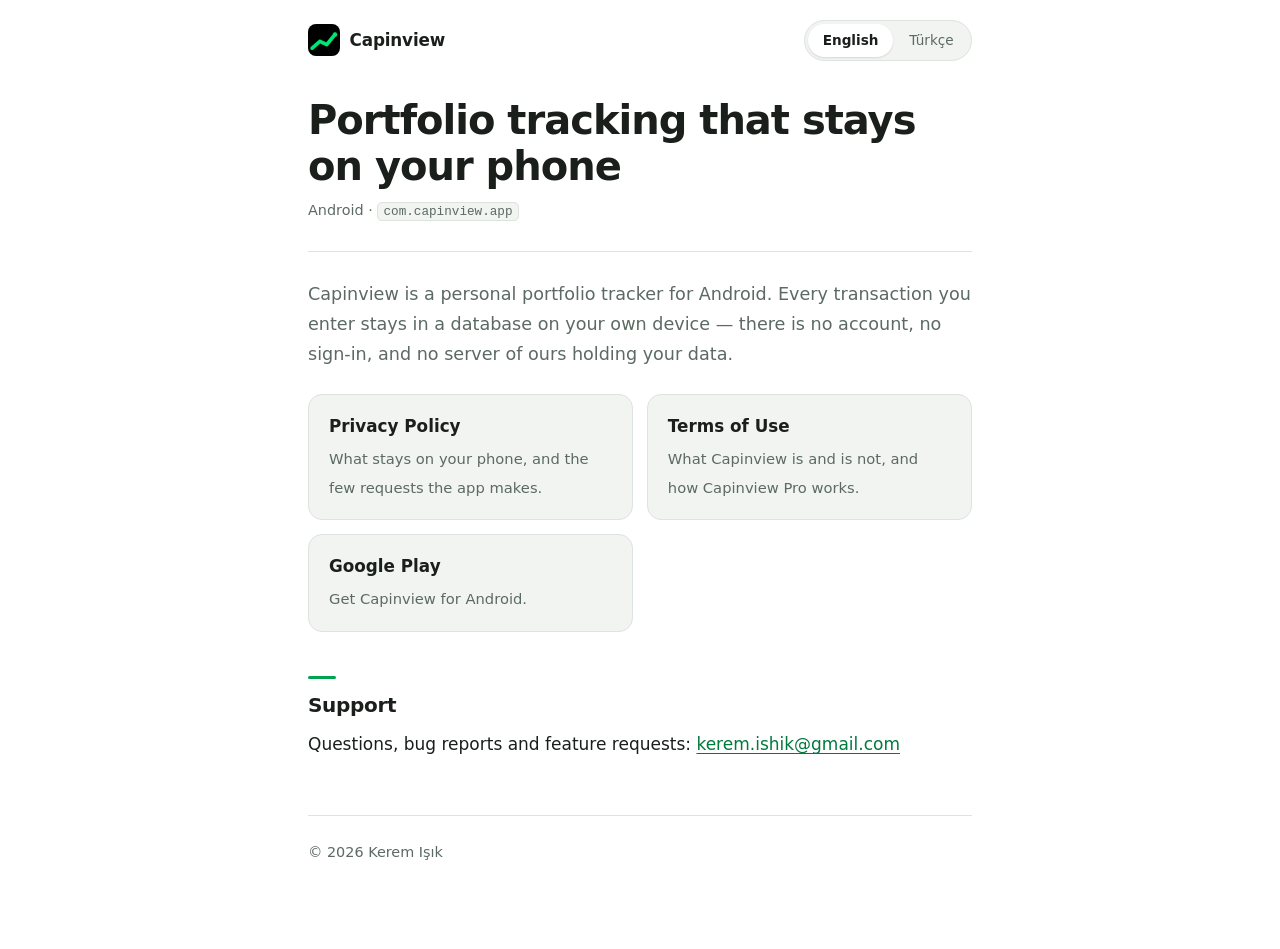
<file: index.html>
<!doctype html>
<html lang="en">
<head>
<meta charset="utf-8">
<meta name="viewport" content="width=device-width, initial-scale=1">
<title>Capinview</title>
<link rel="stylesheet" href="site.css">
<link rel="icon" type="image/png" href="assets/favicon.png">
<meta name="theme-color" content="#0c0f11" media="(prefers-color-scheme: dark)">
<meta name="theme-color" content="#ffffff" media="(prefers-color-scheme: light)">
</head>
<body data-active="en">
<main>
<header>
  <a class="brand" href="./"><img src="assets/icon.png" alt="" width="32" height="32">Capinview</a>
  <h1 data-lang="en">Portfolio tracking that stays on your phone</h1>
  <h1 data-lang="tr">Telefonunuzdan çıkmayan portföy takibi</h1>
  <p class="meta" data-lang="en">Android · <code>com.capinview.app</code></p>
  <p class="meta" data-lang="tr">Android · <code>com.capinview.app</code></p>
  <div class="switch">
    <button type="button" data-set="en" aria-pressed="true">English</button>
    <button type="button" data-set="tr" aria-pressed="false">Türkçe</button>
  </div>
</header>

<div data-lang="en">
  <p class="lead">Capinview is a personal portfolio tracker for Android. Every transaction you enter
  stays in a database on your own device — there is no account, no sign-in, and no server of ours
  holding your data.</p>
  <div class="cards">
    <a class="card" href="privacy/"><strong>Privacy Policy</strong><span>What stays on your phone, and the few requests the app makes.</span></a>
    <a class="card" href="terms/"><strong>Terms of Use</strong><span>What Capinview is and is not, and how Capinview Pro works.</span></a>
    <a class="card" href="https://play.google.com/store/apps/details?id=com.capinview.app"><strong>Google Play</strong><span>Get Capinview for Android.</span></a>
  </div>
  <h2>Support</h2>
  <p>Questions, bug reports and feature requests:
  <a href="mailto:kerem.ishik@gmail.com">kerem.ishik@gmail.com</a></p>
</div>

<div data-lang="tr">
  <p class="lead">Capinview, Android için kişisel bir portföy takip uygulamasıdır. Girdiğiniz her işlem
  kendi cihazınızdaki bir veritabanında kalır — hesap yok, oturum açma yok ve verilerinizi tutan bir
  sunucumuz yok.</p>
  <div class="cards">
    <a class="card" href="privacy/"><strong>Gizlilik Politikası</strong><span>Telefonunuzda neyin kaldığı ve uygulamanın yaptığı birkaç istek.</span></a>
    <a class="card" href="terms/"><strong>Kullanım Koşulları</strong><span>Capinview'ın ne olduğu, ne olmadığı ve Capinview Pro'nun işleyişi.</span></a>
    <a class="card" href="https://play.google.com/store/apps/details?id=com.capinview.app"><strong>Google Play</strong><span>Capinview'ı Android için indirin.</span></a>
  </div>
  <h2>Destek</h2>
  <p>Soru, hata bildirimi ve özellik önerileri:
  <a href="mailto:kerem.ishik@gmail.com">kerem.ishik@gmail.com</a></p>
</div>

<footer>
  <p>© 2026 Kerem Işık</p>
</footer>
</main>

<script>
  var body = document.body;
  var buttons = document.querySelectorAll('.switch button');
  function setLang(lang) {
    body.setAttribute('data-active', lang);
    document.documentElement.lang = lang;
    buttons.forEach(function (b) {
      b.setAttribute('aria-pressed', String(b.dataset.set === lang));
    });
    try { localStorage.setItem('capinview-legal-lang', lang); } catch (e) {}
  }
  buttons.forEach(function (b) {
    b.addEventListener('click', function () { setLang(b.dataset.set); });
  });
  var stored = null;
  try { stored = localStorage.getItem('capinview-legal-lang'); } catch (e) {}
  setLang(stored || ((navigator.language || 'en').toLowerCase().indexOf('tr') === 0 ? 'tr' : 'en'));
</script>
</body>
</html>
</file>
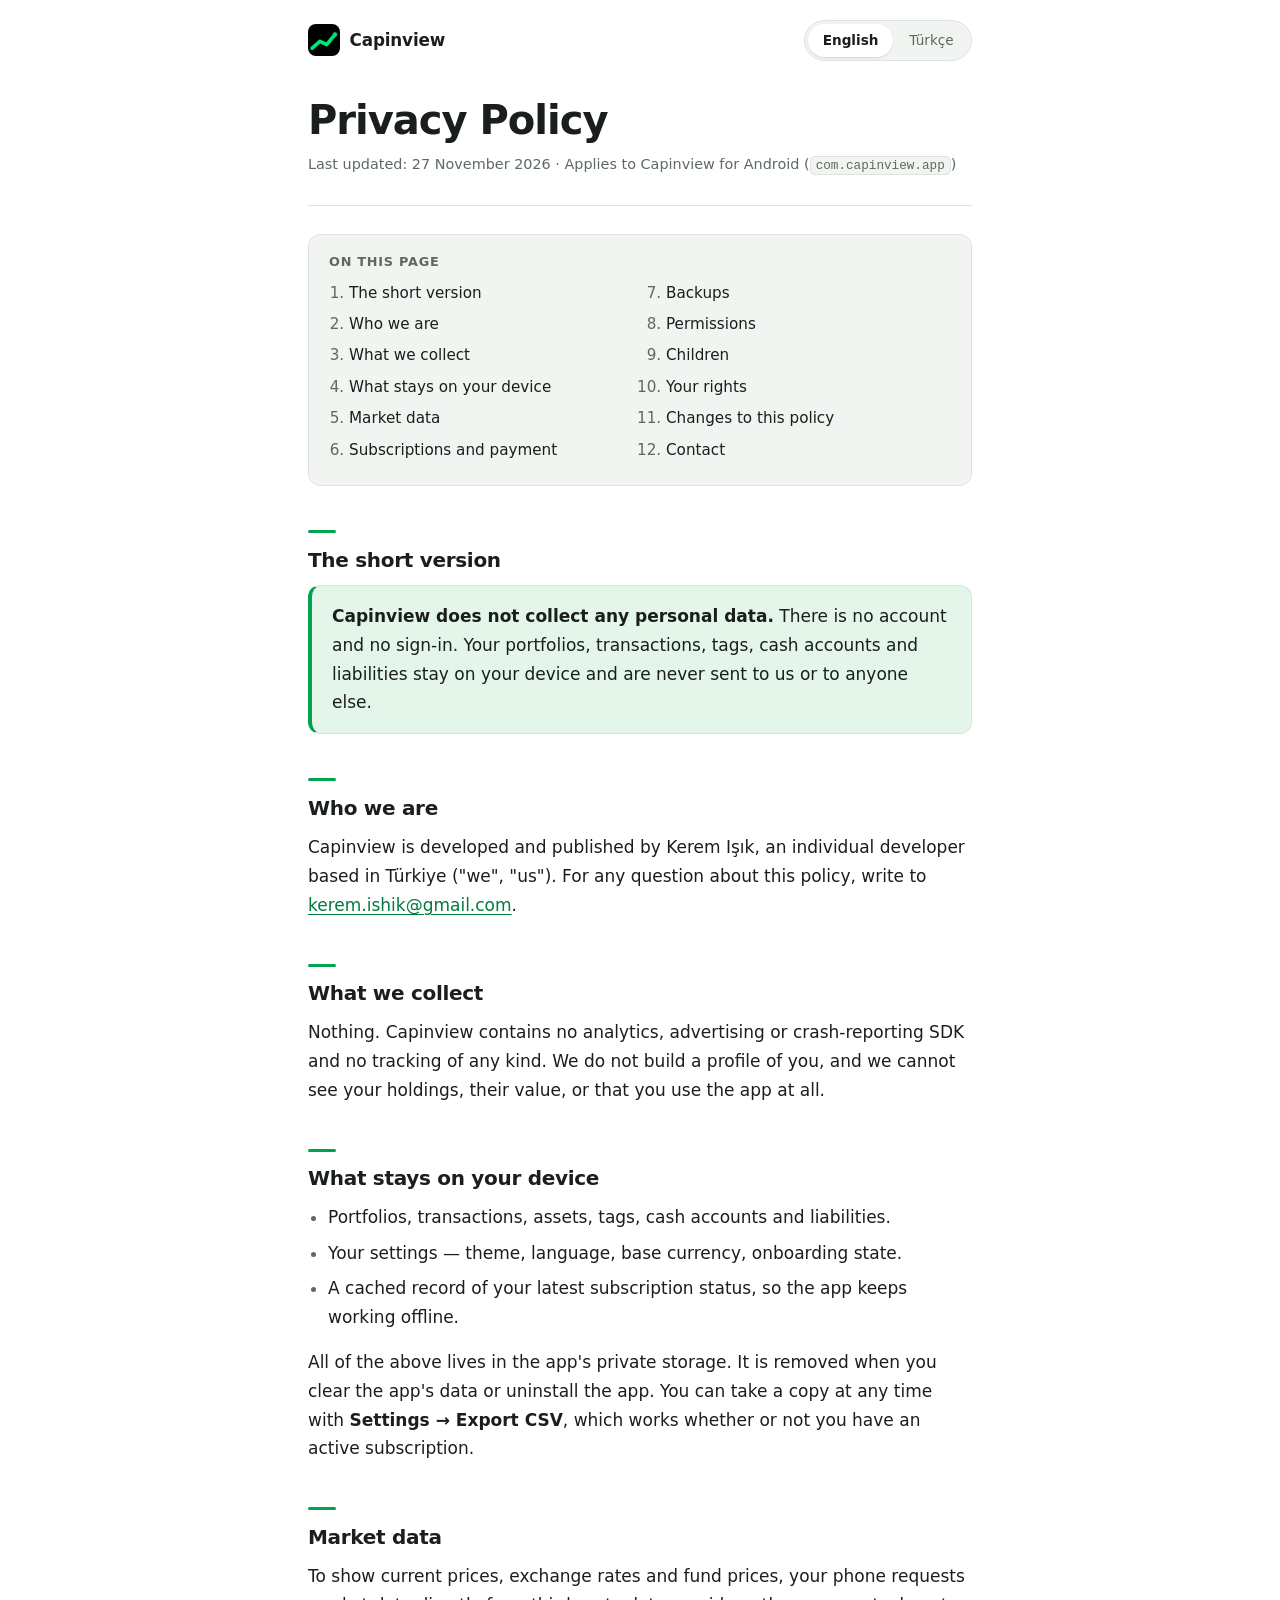
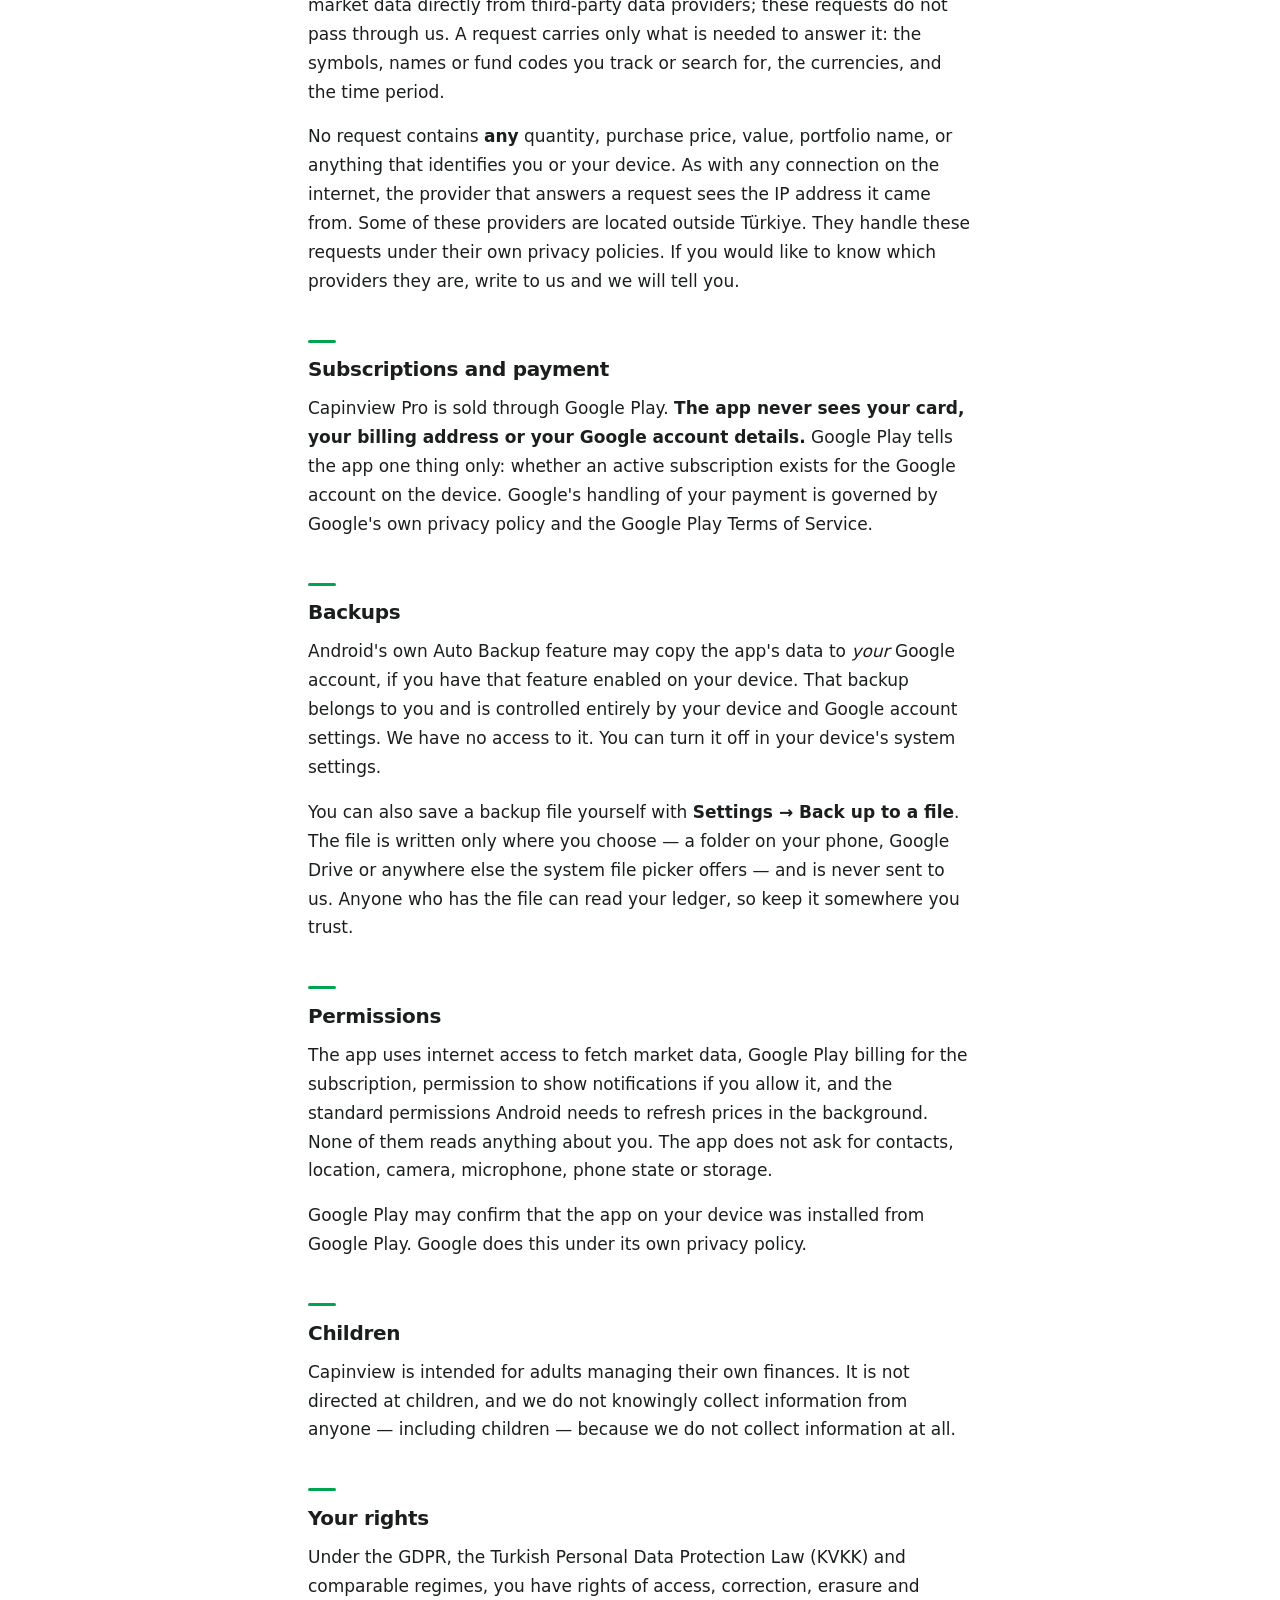
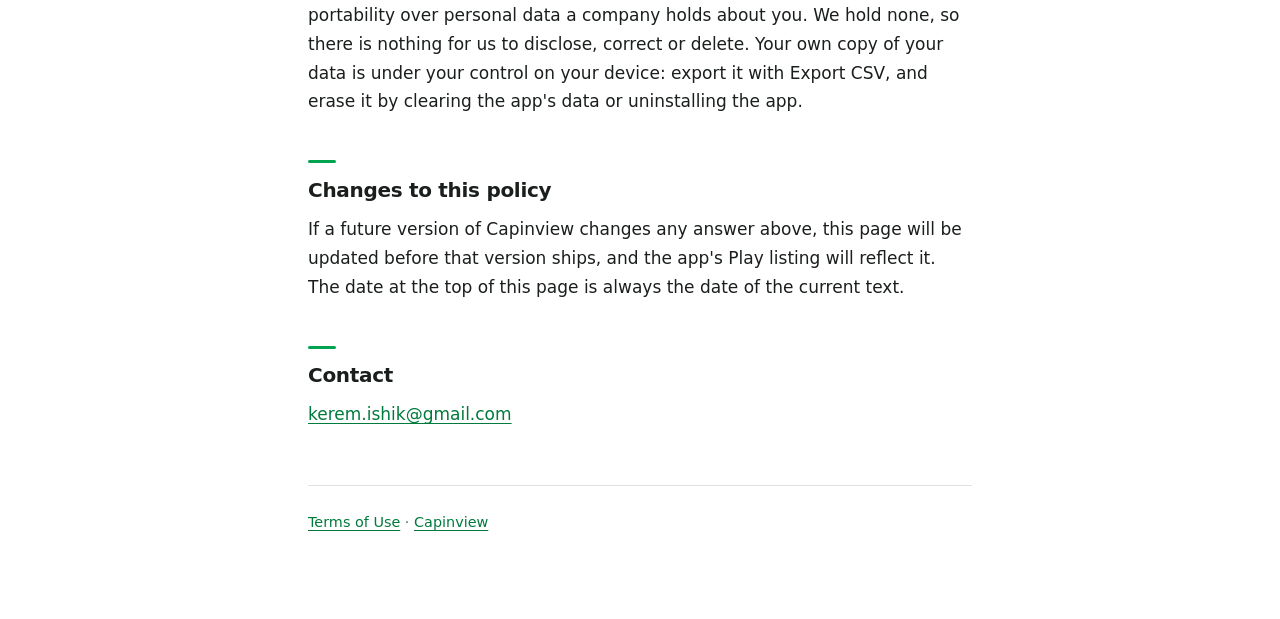
<file: privacy/index.html>
<!doctype html>
<html lang="en">
<head>
<meta charset="utf-8">
<meta name="viewport" content="width=device-width, initial-scale=1">
<title>Capinview — Privacy Policy / Gizlilik Politikası</title>
<link rel="stylesheet" href="../site.css">
<link rel="icon" type="image/png" href="../assets/favicon.png">
<meta name="theme-color" content="#0c0f11" media="(prefers-color-scheme: dark)">
<meta name="theme-color" content="#ffffff" media="(prefers-color-scheme: light)">
</head>
<body data-active="en">
<main>
<header>
  <a class="brand" href="../"><img src="../assets/icon.png" alt="" width="32" height="32">Capinview</a>
  <h1 data-lang="en">Privacy Policy</h1>
  <h1 data-lang="tr">Gizlilik Politikası</h1>
  <p class="meta" data-lang="en">Last updated: 27 November 2026 · Applies to Capinview for Android (<code>com.capinview.app</code>)</p>
  <p class="meta" data-lang="tr">Son güncelleme: 27 Kasım 2026 · Android için Capinview (<code>com.capinview.app</code>) için geçerlidir</p>
  <div class="switch">
    <button type="button" data-set="en" aria-pressed="true">English</button>
    <button type="button" data-set="tr" aria-pressed="false">Türkçe</button>
  </div>
</header>

<!-- ============================ ENGLISH ============================ -->
<div data-lang="en">

<h2>The short version</h2>
<p class="summary"><strong>Capinview does not collect any personal data.</strong> There is no account and no
sign-in. Your portfolios, transactions, tags, cash accounts and liabilities stay on your device and are
never sent to us or to anyone else.</p>

<h2>Who we are</h2>
<p>Capinview is developed and published by Kerem Işık, an individual developer based in Türkiye
("we", "us"). For any question about this policy, write to
<a href="mailto:kerem.ishik@gmail.com">kerem.ishik@gmail.com</a>.</p>

<h2>What we collect</h2>
<p>Nothing. Capinview contains no analytics, advertising or crash-reporting SDK and no tracking of any
kind. We do not build a profile of you, and we cannot see your holdings, their value, or that you use
the app at all.</p>

<h2>What stays on your device</h2>
<ul>
  <li>Portfolios, transactions, assets, tags, cash accounts and liabilities.</li>
  <li>Your settings — theme, language, base currency, onboarding state.</li>
  <li>A cached record of your latest subscription status, so the app keeps working offline.</li>
</ul>
<p>All of the above lives in the app's private storage. It is removed when you clear the app's data
or uninstall the app. You can take a copy at any time with <strong>Settings → Export CSV</strong>,
which works whether or not you have an active subscription.</p>

<h2>Market data</h2>
<p>To show current prices, exchange rates and fund prices, your phone requests market data directly
from third-party data providers; these requests do not pass through us. A request carries only what is needed to answer it: the symbols, names or
fund codes you track or search for, the currencies, and the time period.</p>
<p>No request contains <strong>any</strong> quantity, purchase price, value, portfolio name, or anything
that identifies you or your device. As with any connection on the internet, the provider that answers
a request sees the IP address it came from. Some of these providers are located outside Türkiye.
They handle these requests under their own privacy policies. If you would like to know which providers
they are, write to us and we will tell you.</p>

<h2>Subscriptions and payment</h2>
<p>Capinview Pro is sold through Google Play. <strong>The app never sees your card, your billing
address or your Google account details.</strong> Google Play tells the app one thing only: whether an
active subscription exists for the Google account on the device. Google's handling of your payment is
governed by Google's own privacy policy and the Google Play Terms of Service.</p>

<h2>Backups</h2>
<p>Android's own Auto Backup feature may copy the app's data to <em>your</em> Google account, if you
have that feature enabled on your device. That backup belongs to you and is controlled entirely by
your device and Google account settings. We have no access to it. You can turn it off in your
device's system settings.</p>
<p>You can also save a backup file yourself with <strong>Settings → Back up to a file</strong>. The file
is written only where you choose — a folder on your phone, Google Drive or anywhere else the system
file picker offers — and is never sent to us. Anyone who has the file can read your ledger, so keep it
somewhere you trust.</p>

<h2>Permissions</h2>
<p>The app uses internet access to fetch market data, Google Play billing for the subscription,
permission to show notifications if you allow it, and the standard permissions Android needs to refresh
prices in the background. None of them reads anything about you. The app does not ask for contacts,
location, camera, microphone, phone state or storage.</p>
<p>Google Play may confirm that the app on your device was installed from Google Play. Google does this
under its own privacy policy.</p>

<h2>Children</h2>
<p>Capinview is intended for adults managing their own finances. It is not directed at children, and
we do not knowingly collect information from anyone — including children — because we do not collect
information at all.</p>

<h2>Your rights</h2>
<p>Under the GDPR, the Turkish Personal Data Protection Law (KVKK) and comparable regimes, you have
rights of access, correction, erasure and portability over personal data a company holds about you.
We hold none, so there is nothing for us to disclose, correct or delete. Your own copy of your data
is under your control on your device: export it with Export CSV, and erase it by clearing the app's
data or uninstalling the app.</p>

<h2>Changes to this policy</h2>
<p>If a future version of Capinview changes any answer above, this page will be updated before that
version ships, and the app's Play listing will reflect it. The date at the top of this page is always the
date of the current text.</p>

<h2>Contact</h2>
<p><a href="mailto:kerem.ishik@gmail.com">kerem.ishik@gmail.com</a></p>

</div>

<!-- ============================ TÜRKÇE ============================ -->
<div data-lang="tr">

<h2>Kısa özet</h2>
<p class="summary"><strong>Capinview hiçbir kişisel veri toplamaz.</strong> Hesap yok, oturum açma yok.
Portföyleriniz, işlemleriniz, etiketleriniz, nakit hesaplarınız ve yükümlülükleriniz cihazınızda kalır;
bize veya başka birine hiçbir zaman gönderilmez.</p>

<h2>Biz kimiz</h2>
<p>Capinview, Türkiye'de yaşayan bağımsız bir geliştirici olan Kerem Işık tarafından geliştirilip
yayımlanmaktadır. Bu politikayla ilgili her türlü soru için:
<a href="mailto:kerem.ishik@gmail.com">kerem.ishik@gmail.com</a>.</p>

<h2>Ne topluyoruz</h2>
<p>Hiçbir şey. Capinview'da analitik, reklam ya da çökme raporlama SDK'sı ve herhangi bir izleme
mekanizması bulunmaz. Sizin hakkınızda profil oluşturmayız; varlıklarınızı, değerlerini ya da
uygulamayı kullandığınızı dahi göremeyiz.</p>

<h2>Cihazınızda kalanlar</h2>
<ul>
  <li>Portföyler, işlemler, varlıklar, etiketler, nakit hesapları ve yükümlülükler.</li>
  <li>Ayarlarınız — tema, dil, ana para birimi, ilk kurulum durumu.</li>
  <li>Uygulamanın çevrimdışıyken de çalışabilmesi için abonelik durumunuzun son bilinen kaydı.</li>
</ul>
<p>Bunların tümü uygulamanın özel depolama alanında durur. Uygulama verilerini temizlediğinizde veya
uygulamayı kaldırdığınızda silinir. Dilediğiniz an <strong>Ayarlar → CSV dışa aktar</strong> ile bir
kopyasını alabilirsiniz; bu özellik aktif aboneliğiniz olsun olmasın çalışır.</p>

<h2>Piyasa verileri</h2>
<p>Capinview'ın güncel fiyatları, döviz kurlarını ve fon fiyatlarını gösterebilmesi için telefonunuz
piyasa verisini doğrudan üçüncü taraf veri sağlayıcılarından ister; bu istekler bizim üzerimizden
geçmez. Bir istek yalnızca yanıtlanması için gerekeni taşır: takip
ettiğiniz ya da aradığınız semboller, adlar veya fon kodları, para birimleri ve zaman aralığı.</p>
<p>Hiçbir istekte <strong>hiçbir</strong> adet, alış fiyatı, değer, portföy adı ya da sizi veya cihazınızı
tanımlayan bir bilgi yer almaz. İnternetteki her bağlantıda olduğu gibi, isteği yanıtlayan sağlayıcı
isteğin geldiği IP adresini görür. Bu sağlayıcıların bir kısmı Türkiye dışındadır. Sağlayıcılar bu
istekleri kendi gizlilik politikaları kapsamında işler. Hangi sağlayıcılar olduğunu öğrenmek isterseniz
bize yazın, bildirelim.</p>

<h2>Abonelik ve ödeme</h2>
<p>Capinview Pro, Google Play üzerinden satılır. <strong>Uygulama kartınızı, fatura adresinizi veya
Google hesap bilgilerinizi hiçbir zaman görmez.</strong> Google Play uygulamaya yalnızca tek bir şey
bildirir: cihazdaki Google hesabı için aktif bir abonelik olup olmadığı. Ödemenizin işlenmesi
Google'ın kendi gizlilik politikası ve Google Play Hizmet Şartları kapsamındadır.</p>

<h2>Yedekleme</h2>
<p>Cihazınızda etkinse, Android'in kendi Otomatik Yedekleme özelliği uygulama verilerini
<em>sizin</em> Google hesabınıza kopyalayabilir. Bu yedek size aittir ve tamamen cihazınızın ve Google
hesabınızın ayarlarıyla yönetilir. Bizim erişimimiz yoktur. Cihaz sistem ayarlarından
kapatabilirsiniz.</p>
<p>Ayrıca <strong>Ayarlar → Dosyaya yedekle</strong> ile kendiniz bir yedek dosyası kaydedebilirsiniz.
Dosya yalnızca sizin seçtiğiniz yere — telefonunuzdaki bir klasöre, Google Drive'a ya da sistem dosya
seçicisinin sunduğu başka bir yere — yazılır ve bize hiçbir zaman gönderilmez. Dosyaya sahip olan
herkes defterinizi okuyabilir; bu yüzden güvendiğiniz bir yerde saklayın.</p>

<h2>İzinler</h2>
<p>Uygulama piyasa verisi almak için internet erişimini, abonelik için Google Play faturalandırmasını,
izin verirseniz bildirim gösterme iznini ve fiyatları arka planda yenilemek için Android'in standart
izinlerini kullanır. Bunların hiçbiri sizinle ilgili bir şey okumaz. Rehber, konum, kamera, mikrofon,
telefon durumu veya depolama izni istenmez.</p>
<p>Google Play, cihazınızdaki uygulamanın Google Play'den yüklendiğini doğrulayabilir. Bunu Google kendi
gizlilik politikası kapsamında yapar.</p>

<h2>Çocuklar</h2>
<p>Capinview, kendi finansını yöneten yetişkinler içindir. Çocuklara yönelik değildir; zaten hiç veri
toplamadığımız için çocuklar dâhil hiç kimseden bilerek bilgi toplamıyoruz.</p>

<h2>Haklarınız</h2>
<p>KVKK, GDPR ve benzeri düzenlemeler kapsamında, bir şirketin sizin hakkınızda tuttuğu kişisel
veriler üzerinde erişim, düzeltme, silme ve taşınabilirlik haklarınız vardır. Bizde hiç veri
bulunmadığından açıklayacak, düzeltecek veya silecek bir şey de yoktur. Verilerinizin kendi kopyası
cihazınızda sizin kontrolünüzdedir: CSV dışa aktar ile alabilir, uygulama verilerini temizleyerek
veya uygulamayı kaldırarak silebilirsiniz.</p>

<h2>Bu politikadaki değişiklikler</h2>
<p>Capinview'ın ileriki bir sürümü yukarıdaki cevaplardan birini değiştirirse bu sayfa o sürüm
yayımlanmadan önce güncellenir ve uygulamanın Play sayfası buna göre düzenlenir. Sayfanın başındaki
tarih her zaman geçerli metnin tarihidir.</p>

<h2>İletişim</h2>
<p><a href="mailto:kerem.ishik@gmail.com">kerem.ishik@gmail.com</a></p>

</div>

<footer>
  <p data-lang="en"><a href="../terms/">Terms of Use</a> · <a href="../">Capinview</a></p>
  <p data-lang="tr"><a href="../terms/">Kullanım Koşulları</a> · <a href="../">Capinview</a></p>
</footer>
</main>

<script>
  var body = document.body;
  var buttons = document.querySelectorAll('.switch button');
  function setLang(lang) {
    body.setAttribute('data-active', lang);
    document.documentElement.lang = lang;
    buttons.forEach(function (b) {
      b.setAttribute('aria-pressed', String(b.dataset.set === lang));
    });
    try { localStorage.setItem('capinview-legal-lang', lang); } catch (e) {}
  }
  buttons.forEach(function (b) {
    b.addEventListener('click', function () { setLang(b.dataset.set); });
  });

  // A contents list for each language, built from that language's own section headings.
  document.querySelectorAll('main > div[data-lang]').forEach(function (block) {
    var heads = block.querySelectorAll('h2');
    if (heads.length < 4) return;
    var lang = block.getAttribute('data-lang');
    var nav = document.createElement('nav');
    nav.className = 'toc';
    nav.setAttribute('aria-label', lang === 'tr' ? 'Bu sayfada' : 'On this page');
    var title = document.createElement('p');
    title.textContent = lang === 'tr' ? 'Bu sayfada' : 'On this page';
    var list = document.createElement('ol');
    heads.forEach(function (h, i) {
      h.id = h.id || lang + '-' + (i + 1);
      var li = document.createElement('li');
      var a = document.createElement('a');
      a.href = '#' + h.id;
      a.textContent = h.textContent.replace(/^\d+\.\s*/, '');
      li.appendChild(a);
      list.appendChild(li);
    });
    nav.appendChild(title);
    nav.appendChild(list);
    block.insertBefore(nav, block.firstElementChild);
  });
  var stored = null;
  try { stored = localStorage.getItem('capinview-legal-lang'); } catch (e) {}
  setLang(stored || ((navigator.language || 'en').toLowerCase().indexOf('tr') === 0 ? 'tr' : 'en'));
</script>
</body>
</html>
</file>
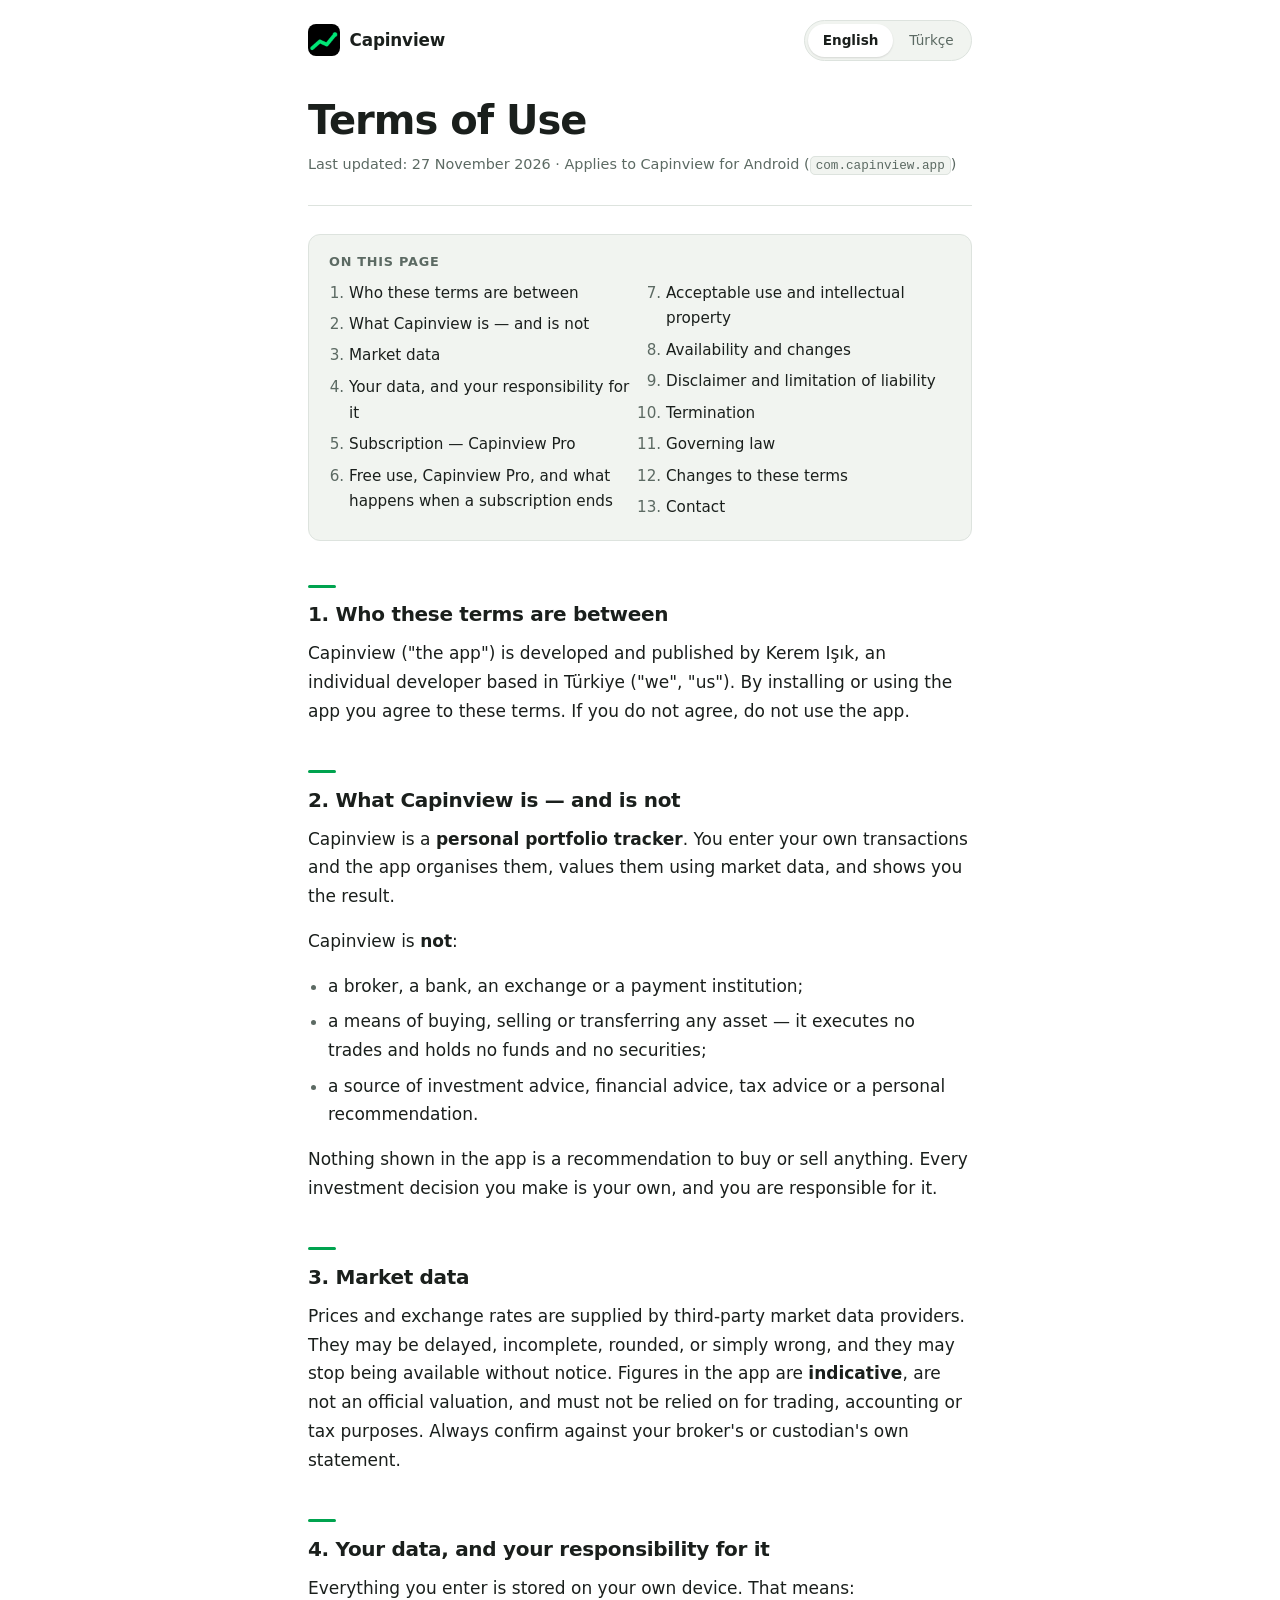
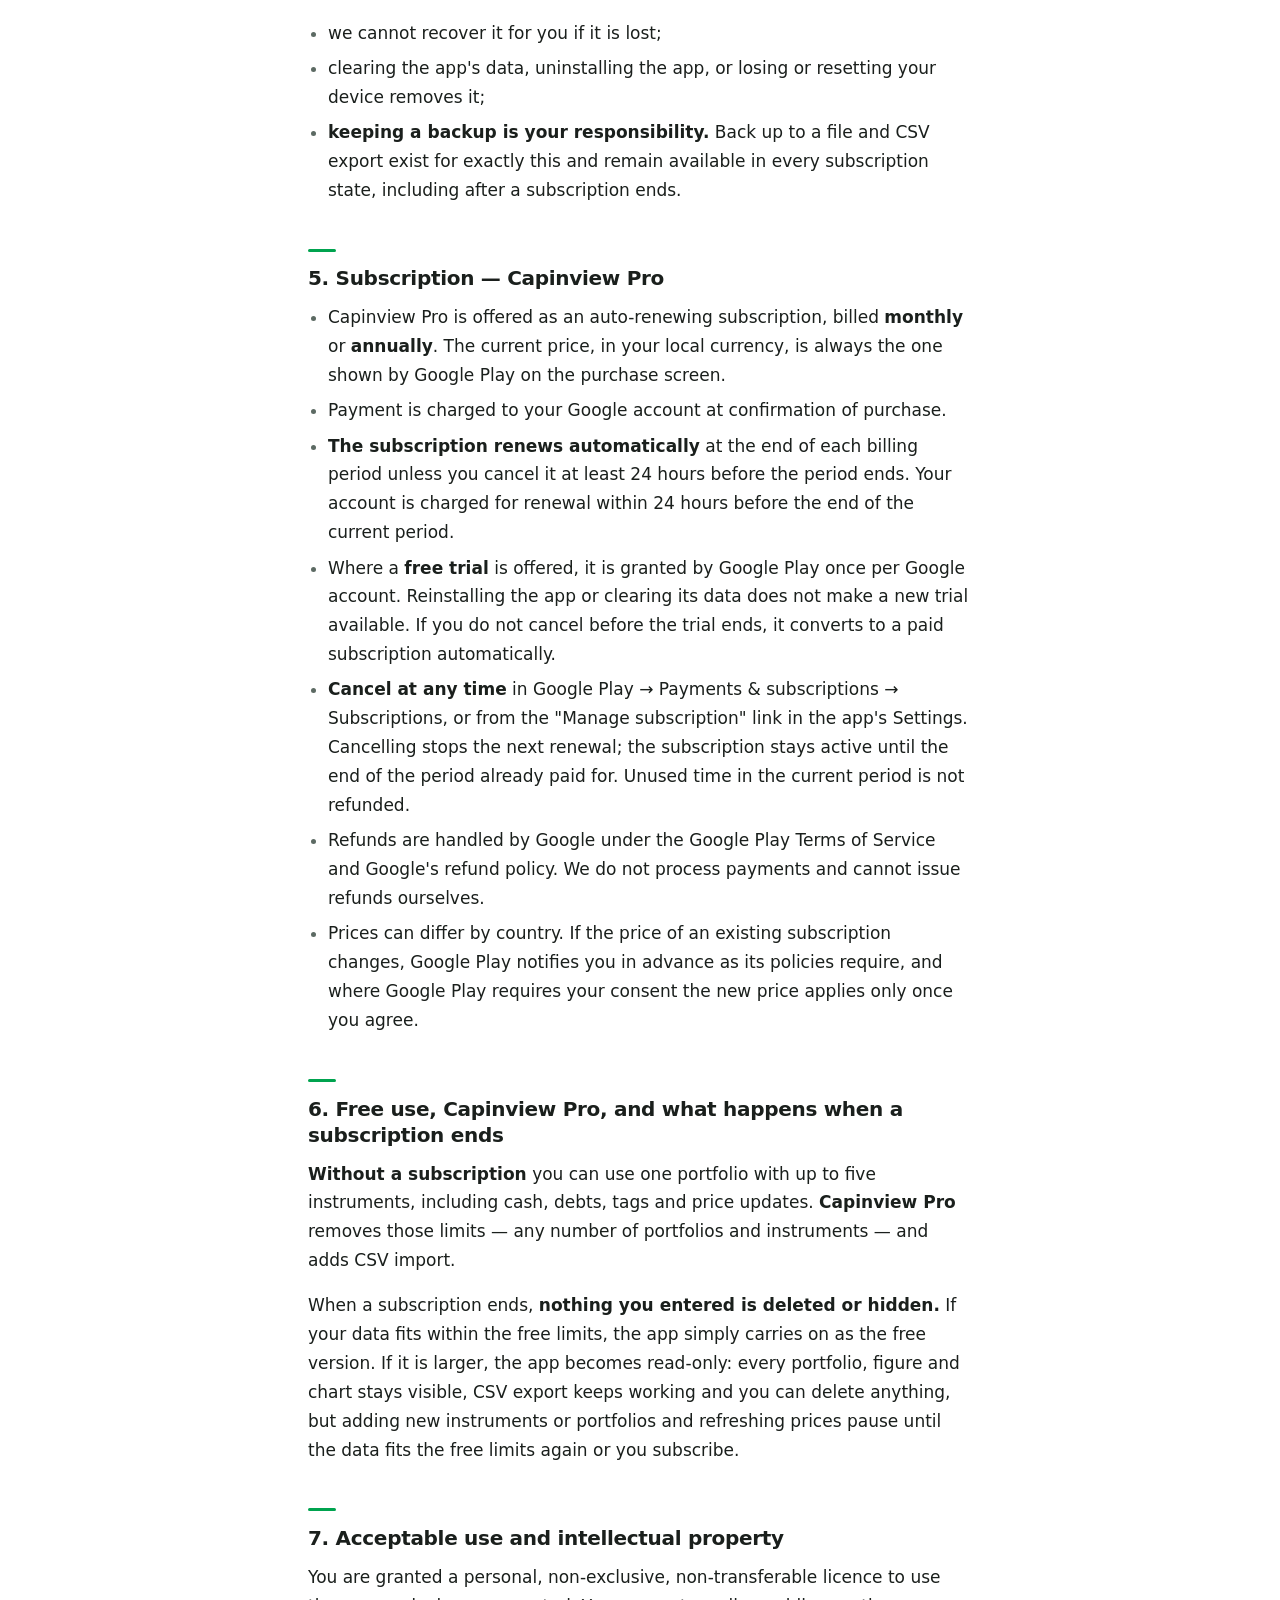
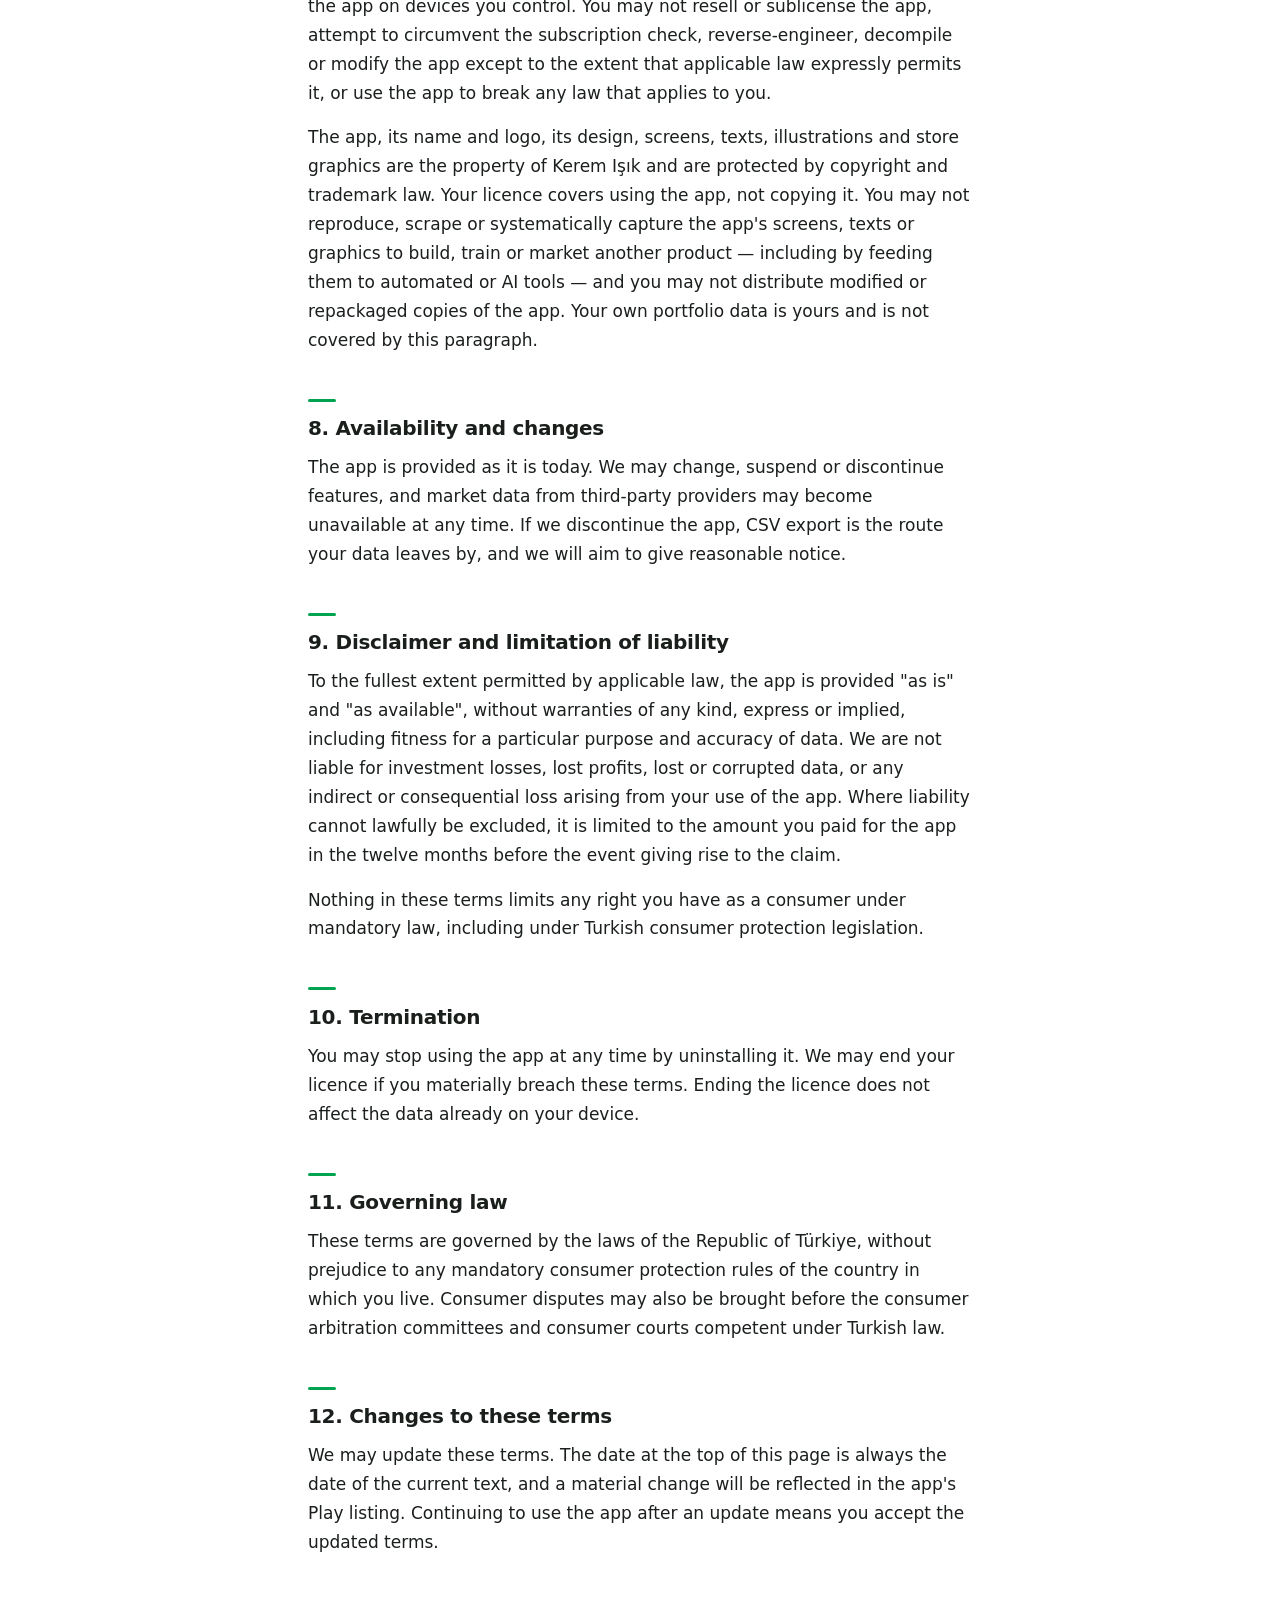
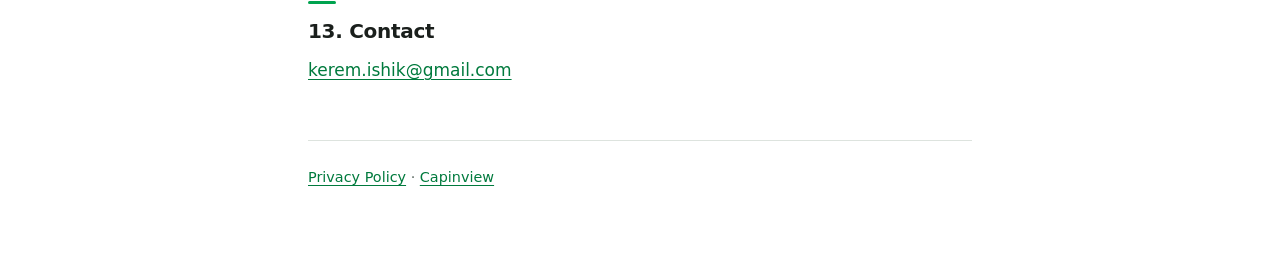
<file: terms/index.html>
<!doctype html>
<html lang="en">
<head>
<meta charset="utf-8">
<meta name="viewport" content="width=device-width, initial-scale=1">
<title>Capinview — Terms of Use / Kullanım Koşulları</title>
<link rel="stylesheet" href="../site.css">
<link rel="icon" type="image/png" href="../assets/favicon.png">
<meta name="theme-color" content="#0c0f11" media="(prefers-color-scheme: dark)">
<meta name="theme-color" content="#ffffff" media="(prefers-color-scheme: light)">
</head>
<body data-active="en">
<main>
<header>
  <a class="brand" href="../"><img src="../assets/icon.png" alt="" width="32" height="32">Capinview</a>
  <h1 data-lang="en">Terms of Use</h1>
  <h1 data-lang="tr">Kullanım Koşulları</h1>
  <p class="meta" data-lang="en">Last updated: 27 November 2026 · Applies to Capinview for Android (<code>com.capinview.app</code>)</p>
  <p class="meta" data-lang="tr">Son güncelleme: 27 Kasım 2026 · Android için Capinview (<code>com.capinview.app</code>) için geçerlidir</p>
  <div class="switch">
    <button type="button" data-set="en" aria-pressed="true">English</button>
    <button type="button" data-set="tr" aria-pressed="false">Türkçe</button>
  </div>
</header>

<!-- ============================ ENGLISH ============================ -->
<div data-lang="en">

<h2>1. Who these terms are between</h2>
<p>Capinview ("the app") is developed and published by Kerem Işık, an individual developer based in
Türkiye ("we", "us"). By installing or using the app you agree to these terms. If you do not agree,
do not use the app.</p>

<h2>2. What Capinview is — and is not</h2>
<p>Capinview is a <strong>personal portfolio tracker</strong>. You enter your own transactions and the
app organises them, values them using market data, and shows you the result.</p>
<p>Capinview is <strong>not</strong>:</p>
<ul>
  <li>a broker, a bank, an exchange or a payment institution;</li>
  <li>a means of buying, selling or transferring any asset — it executes no trades and holds no funds
      and no securities;</li>
  <li>a source of investment advice, financial advice, tax advice or a personal recommendation.</li>
</ul>
<p>Nothing shown in the app is a recommendation to buy or sell anything. Every investment decision you
make is your own, and you are responsible for it.</p>

<h2>3. Market data</h2>
<p>Prices and exchange rates are supplied by third-party market data providers. They may be delayed, incomplete,
rounded, or simply wrong, and they may stop being available without notice. Figures in the app are
<strong>indicative</strong>, are not an official valuation, and must not be relied on for trading,
accounting or tax purposes. Always confirm against your broker's or custodian's own statement.</p>

<h2>4. Your data, and your responsibility for it</h2>
<p>Everything you enter is stored on your own device. That means:</p>
<ul>
  <li>we cannot recover it for you if it is lost;</li>
  <li>clearing the app's data, uninstalling the app, or losing or resetting your device removes it;</li>
  <li><strong>keeping a backup is your responsibility.</strong> Back up to a file and CSV export exist
      for exactly this and remain available in every subscription state, including after a subscription
      ends.</li>
</ul>

<h2>5. Subscription — Capinview Pro</h2>
<ul>
  <li>Capinview Pro is offered as an auto-renewing subscription, billed <strong>monthly</strong> or
      <strong>annually</strong>. The current price, in your local currency, is always the one
      shown by Google Play on the purchase screen.</li>
  <li>Payment is charged to your Google account at confirmation of purchase.</li>
  <li><strong>The subscription renews automatically</strong> at the end of each billing period unless
      you cancel it at least 24 hours before the period ends. Your account is charged for renewal
      within 24 hours before the end of the current period.</li>
  <li>Where a <strong>free trial</strong> is offered, it is granted by Google Play once per Google
      account. Reinstalling the app or clearing its data does not make a new trial available. If you
      do not cancel before the trial ends, it converts to a paid subscription automatically.</li>
  <li><strong>Cancel at any time</strong> in Google Play → Payments &amp; subscriptions →
      Subscriptions, or from the "Manage subscription" link in the app's Settings. Cancelling stops
      the next renewal; the subscription stays active until the end of the period already paid for.
      Unused time in the current period is not refunded.</li>
  <li>Refunds are handled by Google under the Google Play Terms of Service and Google's refund policy.
      We do not process payments and cannot issue refunds ourselves.</li>
  <li>Prices can differ by country. If the price of an existing subscription changes, Google Play
      notifies you in advance as its policies require, and where Google Play requires your consent the
      new price applies only once you agree.</li>
</ul>

<h2>6. Free use, Capinview Pro, and what happens when a subscription ends</h2>
<p><strong>Without a subscription</strong> you can use one portfolio with up to five instruments,
including cash, debts, tags and price updates. <strong>Capinview Pro</strong> removes those limits —
any number of portfolios and instruments — and adds CSV import.</p>
<p>When a subscription ends, <strong>nothing you entered is deleted or hidden.</strong> If your data
fits within the free limits, the app simply carries on as the free version. If it is larger, the app
becomes read-only: every portfolio, figure and chart stays visible, CSV export keeps working and you
can delete anything, but adding new instruments or portfolios and refreshing prices pause until the
data fits the free limits again or you subscribe.</p>

<h2>7. Acceptable use and intellectual property</h2>
<p>You are granted a personal, non-exclusive, non-transferable licence to use the app on devices you
control. You may not resell or sublicense the app, attempt to circumvent the subscription check,
reverse-engineer, decompile or modify the app except to the extent that applicable law expressly
permits it, or use the app to break any law that applies to you.</p>
<p>The app, its name and logo, its design, screens, texts, illustrations and store graphics are the
property of Kerem Işık and are protected by copyright and trademark law. Your licence covers using the
app, not copying it. You may not reproduce, scrape or systematically capture the app's screens, texts
or graphics to build, train or market another product — including by feeding them to automated or AI
tools — and you may not distribute modified or repackaged copies of the app. Your own portfolio data
is yours and is not covered by this paragraph.</p>

<h2>8. Availability and changes</h2>
<p>The app is provided as it is today. We may change, suspend or discontinue features, and
market data from third-party providers may become unavailable at any time. If we discontinue the app, CSV export is
the route your data leaves by, and we will aim to give reasonable notice.</p>

<h2>9. Disclaimer and limitation of liability</h2>
<p>To the fullest extent permitted by applicable law, the app is provided "as is" and "as available",
without warranties of any kind, express or implied, including fitness for a particular purpose and
accuracy of data. We are not liable for investment losses, lost profits, lost or corrupted data, or
any indirect or consequential loss arising from your use of the app. Where liability cannot lawfully
be excluded, it is limited to the amount you paid for the app in the twelve months before the event
giving rise to the claim.</p>
<p>Nothing in these terms limits any right you have as a consumer under mandatory law, including under
Turkish consumer protection legislation.</p>

<h2>10. Termination</h2>
<p>You may stop using the app at any time by uninstalling it. We may end your licence if you
materially breach these terms. Ending the licence does not affect the data already on your device.</p>

<h2>11. Governing law</h2>
<p>These terms are governed by the laws of the Republic of Türkiye, without prejudice to any mandatory
consumer protection rules of the country in which you live. Consumer disputes may also be brought
before the consumer arbitration committees and consumer courts competent under Turkish law.</p>

<h2>12. Changes to these terms</h2>
<p>We may update these terms. The date at the top of this page is always the date of the current text,
and a material change will be reflected in the app's Play listing. Continuing to use the app after an
update means you accept the updated terms.</p>

<h2>13. Contact</h2>
<p><a href="mailto:kerem.ishik@gmail.com">kerem.ishik@gmail.com</a></p>

</div>

<!-- ============================ TÜRKÇE ============================ -->
<div data-lang="tr">

<h2>1. Bu koşullar kimler arasında</h2>
<p>Capinview ("uygulama"), Türkiye'de yaşayan bağımsız bir geliştirici olan Kerem Işık tarafından
geliştirilip yayımlanmaktadır. Uygulamayı kurarak veya kullanarak bu koşulları kabul etmiş olursunuz.
Kabul etmiyorsanız uygulamayı kullanmayın.</p>

<h2>2. Capinview nedir — ve ne değildir</h2>
<p>Capinview bir <strong>kişisel portföy takip uygulamasıdır</strong>. Kendi işlemlerinizi siz
girersiniz; uygulama bunları düzenler, piyasa verileriyle değerler ve sonucu size
gösterir.</p>
<p>Capinview <strong>şunlar değildir</strong>:</p>
<ul>
  <li>aracı kurum, banka, borsa veya ödeme kuruluşu;</li>
  <li>herhangi bir varlığı alma, satma veya transfer etme aracı — hiçbir emir iletmez, hiçbir para ya
      da menkul kıymet tutmaz;</li>
  <li>yatırım danışmanlığı, finansal danışmanlık, vergi danışmanlığı veya kişiye özel tavsiye
      kaynağı.</li>
</ul>
<p>Uygulamada gösterilen hiçbir şey alım veya satım tavsiyesi değildir. Verdiğiniz her yatırım kararı
sizin kararınızdır ve sorumluluğu size aittir.</p>

<h2>3. Piyasa verileri</h2>
<p>Fiyatlar ve döviz kurları üçüncü taraf piyasa verisi sağlayıcılarından gelir. Gecikmeli, eksik,
yuvarlanmış ya da hatalı olabilir ve önceden haber verilmeksizin erişilemez hâle gelebilir. Uygulamadaki
rakamlar <strong>gösterge niteliğindedir</strong>, resmî bir değerleme değildir ve alım-satım, muhasebe
veya vergi amaçlarıyla esas alınmamalıdır. Her zaman aracı kurumunuzun kendi ekstresiyle
doğrulayın.</p>

<h2>4. Verileriniz ve sorumluluğunuz</h2>
<p>Girdiğiniz her şey kendi cihazınızda saklanır. Bu şu anlama gelir:</p>
<ul>
  <li>kaybolursa sizin için geri getiremeyiz;</li>
  <li>uygulama verilerini temizlemek, uygulamayı kaldırmak veya cihazınızı kaybetmek/sıfırlamak
      verileri siler;</li>
  <li><strong>yedek almak sizin sorumluluğunuzdadır.</strong> Dosyaya yedekle ve CSV dışa aktarma tam
      olarak bunun için vardır ve abonelik durumu ne olursa olsun — abonelik bittikten sonra dâhil —
      kullanılabilir kalır.</li>
</ul>

<h2>5. Abonelik — Capinview Pro</h2>
<ul>
  <li>Capinview Pro, <strong>aylık</strong> veya
      <strong>yıllık</strong> olarak faturalanan, otomatik yenilenen
      bir aboneliktir. Geçerli fiyat, kendi para biriminizde, her zaman Google Play'in satın alma
      ekranında gösterdiği fiyattır.</li>
  <li>Ödeme, satın almayı onayladığınızda Google hesabınızdan tahsil edilir.</li>
  <li><strong>Abonelik her dönem sonunda otomatik olarak yenilenir</strong>; dönem bitmeden en az 24
      saat önce iptal etmezseniz yenilenir. Yenileme ücreti, mevcut dönemin bitiminden önceki 24 saat
      içinde tahsil edilir.</li>
  <li><strong>Ücretsiz deneme</strong> sunulduğu durumlarda, deneme Google Play tarafından her Google
      hesabına bir kez tanınır. Uygulamayı yeniden kurmak veya verilerini temizlemek yeni bir deneme
      hakkı doğurmaz. Deneme bitmeden iptal etmezseniz abonelik otomatik olarak ücretliye döner.</li>
  <li><strong>Dilediğiniz an iptal edebilirsiniz</strong>: Google Play → Ödemeler ve abonelikler →
      Abonelikler yolundan ya da uygulamanın Ayarlar ekranındaki "Aboneliği yönet" bağlantısından. İptal
      bir sonraki yenilemeyi durdurur; abonelik, bedeli zaten ödenmiş dönemin sonuna kadar aktif kalır.
      Mevcut dönemin kullanılmayan kısmı iade edilmez.</li>
  <li>İadeler, Google Play Hizmet Şartları ve Google'ın iade politikası kapsamında Google tarafından
      yürütülür. Ödemeleri biz işlemiyoruz ve kendimiz iade yapamayız.</li>
  <li>Fiyatlar ülkeye göre farklı olabilir. Mevcut bir aboneliğin fiyatı değişirse Google Play,
      kurallarının gerektirdiği şekilde sizi önceden bilgilendirir; Google Play'in onayınızı gerektirdiği
      durumlarda yeni fiyat ancak onay vermenizle geçerli olur.</li>
</ul>

<h2>6. Ücretsiz kullanım, Capinview Pro ve abonelik bittiğinde olanlar</h2>
<p><strong>Abonelik olmadan</strong> nakit, borç, etiket ve fiyat güncellemeleri dahil, beş enstrümana
kadar tek bir portföy kullanabilirsiniz. <strong>Capinview Pro</strong> bu sınırları kaldırır —
istediğiniz sayıda portföy ve enstrüman — ve CSV içe aktarmayı ekler.</p>
<p>Abonelik bittiğinde <strong>girdiğiniz hiçbir şey silinmez veya gizlenmez.</strong> Verileriniz
ücretsiz sınırlar içindeyse uygulama ücretsiz sürüm olarak çalışmaya devam eder. Daha büyükse uygulama
salt okunur hâle gelir: her portföy, rakam ve grafik görünür kalır, CSV dışa aktarma çalışır ve
istediğinizi silebilirsiniz; ancak veriler yeniden ücretsiz sınırlara inene ya da abone olana kadar
yeni enstrüman veya portföy eklemek ve fiyat yenilemek durur.</p>

<h2>7. Kabul edilebilir kullanım ve fikri mülkiyet</h2>
<p>Size, kontrolünüzdeki cihazlarda uygulamayı kullanmak için kişisel, münhasır olmayan ve
devredilemez bir lisans verilir. Uygulamayı yeniden satamaz veya alt lisanslayamaz, abonelik kontrolünü
aşmaya çalışamaz, yürürlükteki hukukun açıkça izin verdiği ölçü dışında tersine mühendislik yapamaz,
kaynak koda dönüştüremez veya değiştiremez ve uygulamayı size uygulanan hukuku ihlal etmek için
kullanamazsınız.</p>
<p>Uygulama, adı ve logosu, tasarımı, ekranları, metinleri, görselleri ve mağaza görselleri Kerem
Işık'a aittir; telif hakkı ve marka hukukuyla korunur. Lisansınız uygulamayı kullanmayı kapsar,
kopyalamayı değil. Uygulamanın ekranlarını, metinlerini veya görsellerini başka bir ürün geliştirmek,
eğitmek veya pazarlamak için çoğaltamaz, toplayamaz veya sistematik olarak kaydedemezsiniz — bunları
otomatik araçlara veya yapay zekâ araçlarına vermek de buna dahildir — ve uygulamanın değiştirilmiş ya
da yeniden paketlenmiş kopyalarını dağıtamazsınız. Kendi portföy verileriniz size aittir ve bu
paragrafın kapsamında değildir.</p>

<h2>8. Erişilebilirlik ve değişiklikler</h2>
<p>Uygulama bugünkü hâliyle sunulmaktadır. Özellikleri değiştirebilir, askıya alabilir veya
sonlandırabiliriz; üçüncü taraf sağlayıcılardan gelen piyasa verileri de her an erişilemez hâle gelebilir. Uygulamayı
sonlandırmamız hâlinde verilerinizin çıkış yolu CSV dışa aktarmadır ve makul bir süre önceden bilgi
vermeyi hedefleriz.</p>

<h2>9. Sorumluluğun sınırlanması</h2>
<p>Yürürlükteki hukukun izin verdiği azami ölçüde uygulama "olduğu gibi" ve "mevcut hâliyle" sunulur;
belirli bir amaca uygunluk ve veri doğruluğu dâhil olmak üzere açık veya zımni hiçbir garanti verilmez.
Yatırım zararlarından, kâr kaybından, veri kaybı veya bozulmasından ya da uygulamayı kullanmanızdan
doğan dolaylı zararlardan sorumlu değiliz. Sorumluluğun hukuken kaldırılamadığı hâllerde, sorumluluk
talebe konu olaydan önceki on iki ay içinde uygulama için ödediğiniz tutarla sınırlıdır.</p>
<p>Bu koşullardaki hiçbir hüküm, başta 6502 sayılı Tüketicinin Korunması Hakkında Kanun olmak üzere
emredici hukuktan doğan tüketici haklarınızı sınırlamaz.</p>

<h2>10. Sona erme</h2>
<p>Uygulamayı kaldırarak kullanımı dilediğiniz an sonlandırabilirsiniz. Bu koşulları esaslı şekilde
ihlal etmeniz hâlinde lisansınızı sonlandırabiliriz. Lisansın sona ermesi, cihazınızda bulunan
verileri etkilemez.</p>

<h2>11. Uygulanacak hukuk</h2>
<p>Bu koşullar, yaşadığınız ülkenin emredici tüketici koruma kurallarına halel gelmeksizin Türkiye
Cumhuriyeti hukukuna tabidir. Tüketici uyuşmazlıkları, Türk hukukuna göre yetkili tüketici hakem
heyetleri ve tüketici mahkemeleri önüne de götürülebilir.</p>

<h2>12. Koşullardaki değişiklikler</h2>
<p>Bu koşulları güncelleyebiliriz. Sayfanın başındaki tarih her zaman geçerli metnin tarihidir; esaslı
bir değişiklik uygulamanın Play sayfasına da yansıtılır. Güncellemeden sonra uygulamayı kullanmaya
devam etmeniz, güncel koşulları kabul ettiğiniz anlamına gelir.</p>

<h2>13. İletişim</h2>
<p><a href="mailto:kerem.ishik@gmail.com">kerem.ishik@gmail.com</a></p>

</div>

<footer>
  <p data-lang="en"><a href="../privacy/">Privacy Policy</a> · <a href="../">Capinview</a></p>
  <p data-lang="tr"><a href="../privacy/">Gizlilik Politikası</a> · <a href="../">Capinview</a></p>
</footer>
</main>

<script>
  var body = document.body;
  var buttons = document.querySelectorAll('.switch button');
  function setLang(lang) {
    body.setAttribute('data-active', lang);
    document.documentElement.lang = lang;
    buttons.forEach(function (b) {
      b.setAttribute('aria-pressed', String(b.dataset.set === lang));
    });
    try { localStorage.setItem('capinview-legal-lang', lang); } catch (e) {}
  }
  buttons.forEach(function (b) {
    b.addEventListener('click', function () { setLang(b.dataset.set); });
  });

  // A contents list for each language, built from that language's own section headings.
  document.querySelectorAll('main > div[data-lang]').forEach(function (block) {
    var heads = block.querySelectorAll('h2');
    if (heads.length < 4) return;
    var lang = block.getAttribute('data-lang');
    var nav = document.createElement('nav');
    nav.className = 'toc';
    nav.setAttribute('aria-label', lang === 'tr' ? 'Bu sayfada' : 'On this page');
    var title = document.createElement('p');
    title.textContent = lang === 'tr' ? 'Bu sayfada' : 'On this page';
    var list = document.createElement('ol');
    heads.forEach(function (h, i) {
      h.id = h.id || lang + '-' + (i + 1);
      var li = document.createElement('li');
      var a = document.createElement('a');
      a.href = '#' + h.id;
      a.textContent = h.textContent.replace(/^\d+\.\s*/, '');
      li.appendChild(a);
      list.appendChild(li);
    });
    nav.appendChild(title);
    nav.appendChild(list);
    block.insertBefore(nav, block.firstElementChild);
  });
  var stored = null;
  try { stored = localStorage.getItem('capinview-legal-lang'); } catch (e) {}
  setLang(stored || ((navigator.language || 'en').toLowerCase().indexOf('tr') === 0 ? 'tr' : 'en'));
</script>
</body>
</html>
</file>
<file: site.css>
/* Capinview legal pages. The app's own palette, light and dark, no external assets.
   Named without a leading underscore: GitHub Pages (Jekyll) does not publish `_` files. */

:root {
  --bg: #ffffff;
  --surface: #f1f4f0;
  --border: #dde3de;
  --text: #1a1f1c;
  --muted: #5c6a63;
  --accent: #00a34f;      /* the app's gain green; marks and rules only */
  --link: #007a3d;        /* darker, so link text keeps AA contrast on white */
  --accent-soft: #e3f6e9;
  color-scheme: light dark;
}
@media (prefers-color-scheme: dark) {
  :root {
    --bg: #0c0f11;
    --surface: #15191c;
    --border: #232a2d;
    --text: #e7ecea;
    --muted: #8d9a95;
    --accent: #00e676;
    --link: #5ff0a0;
    --accent-soft: #0a2e1c;
  }
}

* { box-sizing: border-box; }
html { -webkit-text-size-adjust: 100%; scroll-behavior: smooth; }
body {
  margin: 0;
  background: var(--bg);
  color: var(--text);
  font: 17px/1.7 system-ui, -apple-system, "Segoe UI", Roboto, "Helvetica Neue", Arial, sans-serif;
  -webkit-font-smoothing: antialiased;
}
main { max-width: 44rem; margin: 0 auto; padding: 1.25rem 1.25rem 5rem; }

/* ---- Header: brand and language on one row, then the title ---- */
header {
  display: grid;
  grid-template-columns: 1fr auto;
  align-items: center;
  column-gap: 1rem;
  padding-bottom: 1.75rem;
  margin-bottom: 1.75rem;
  border-bottom: 1px solid var(--border);
}
header > :not(.brand):not(.switch) { grid-column: 1 / -1; }
.brand {
  display: inline-flex; align-items: center; gap: 0.6rem;
  font-weight: 700; font-size: 1.05rem; letter-spacing: -0.01em;
  color: var(--text); text-decoration: none;
}
.brand img { width: 32px; height: 32px; border-radius: 8px; display: block; }
.switch {
  grid-column: 2; grid-row: 1;
  display: inline-flex; padding: 3px; gap: 2px;
  background: var(--surface); border: 1px solid var(--border); border-radius: 999px;
}
.switch button {
  font: inherit; font-size: 0.85rem; cursor: pointer;
  background: transparent; color: var(--muted);
  border: 0; border-radius: 999px; padding: 0.3rem 0.9rem;
}
.switch button[aria-pressed="true"] { background: var(--bg); color: var(--text); font-weight: 600;
  box-shadow: 0 1px 2px rgb(0 0 0 / 0.12); }
.switch button:focus-visible { outline: 2px solid var(--accent); outline-offset: 2px; }

h1 {
  font-size: clamp(1.9rem, 5vw, 2.5rem); line-height: 1.15; letter-spacing: -0.025em;
  margin: 2.25rem 0 0.6rem;
}
.meta { color: var(--muted); font-size: 0.9rem; margin: 0; }

/* ---- Body text ---- */
h2 {
  font-size: 1.25rem; line-height: 1.3; letter-spacing: -0.015em;
  margin: 2.75rem 0 0.75rem;
  scroll-margin-top: 1.5rem;
}
h2::before {
  content: ""; display: block; width: 1.75rem; height: 3px; border-radius: 2px;
  background: var(--accent); margin-bottom: 0.85rem;
}
p, li { margin: 0 0 1rem; }
ul, ol { padding-left: 1.25rem; margin: 0 0 1rem; }
li { margin: 0.4rem 0; }
li::marker { color: var(--muted); }
strong { font-weight: 650; }
a { color: var(--link); text-decoration-thickness: 1px; text-underline-offset: 3px; }
a:hover { text-decoration-thickness: 2px; }
code {
  font: 0.88em ui-monospace, SFMono-Regular, Menlo, Consolas, monospace;
  background: var(--surface); border: 1px solid var(--border);
  padding: 0.08em 0.4em; border-radius: 5px;
}

/* The privacy policy's "short version": the one paragraph most readers stop at. */
.summary {
  background: var(--accent-soft);
  border: 1px solid var(--border);
  border-left: 4px solid var(--accent);
  border-radius: 12px;
  padding: 1rem 1.25rem;
}

/* Contents list, built by the page script from the section headings. */
.toc {
  background: var(--surface); border: 1px solid var(--border); border-radius: 12px;
  padding: 1rem 1.25rem; margin: 0 0 2rem;
}
.toc p { margin: 0 0 0.5rem; font-size: 0.8rem; font-weight: 600; letter-spacing: 0.06em;
  text-transform: uppercase; color: var(--muted); }
.toc ol { margin: 0; padding-left: 1.25rem; columns: 2 16rem; column-gap: 2rem; }
.toc li { margin: 0 0 0.35rem; font-size: 0.95rem; break-inside: avoid; }
.toc a { color: var(--text); text-decoration: none; }
.toc a:hover { color: var(--link); text-decoration: underline; }

/* Landing page cards. */
.cards { display: grid; grid-template-columns: repeat(auto-fit, minmax(14rem, 1fr)); gap: 0.85rem; margin: 1.5rem 0 2rem; }
.card {
  display: block; padding: 1.1rem 1.25rem; border-radius: 14px;
  background: var(--surface); border: 1px solid var(--border);
  color: var(--text); text-decoration: none;
}
.card:hover { border-color: var(--accent); }
.card strong { display: block; font-size: 1.05rem; margin-bottom: 0.2rem; }
.card span { color: var(--muted); font-size: 0.92rem; line-height: 1.5; }
.lead { font-size: 1.1rem; color: var(--muted); }

/* ---- Language switching ---- */
[data-lang] { display: none; }
body[data-active="en"] [data-lang="en"], body[data-active="tr"] [data-lang="tr"] { display: block; }
body[data-active="en"] li[data-lang="en"], body[data-active="tr"] li[data-lang="tr"] { display: list-item; }

footer {
  border-top: 1px solid var(--border); margin-top: 3.5rem; padding-top: 1.25rem;
  color: var(--muted); font-size: 0.9rem;
}
footer p { margin: 0.25rem 0; }

@media (max-width: 30rem) {
  body { font-size: 16px; }
  main { padding-top: 1rem; }
  h1 { margin-top: 1.75rem; }
}
</file>
